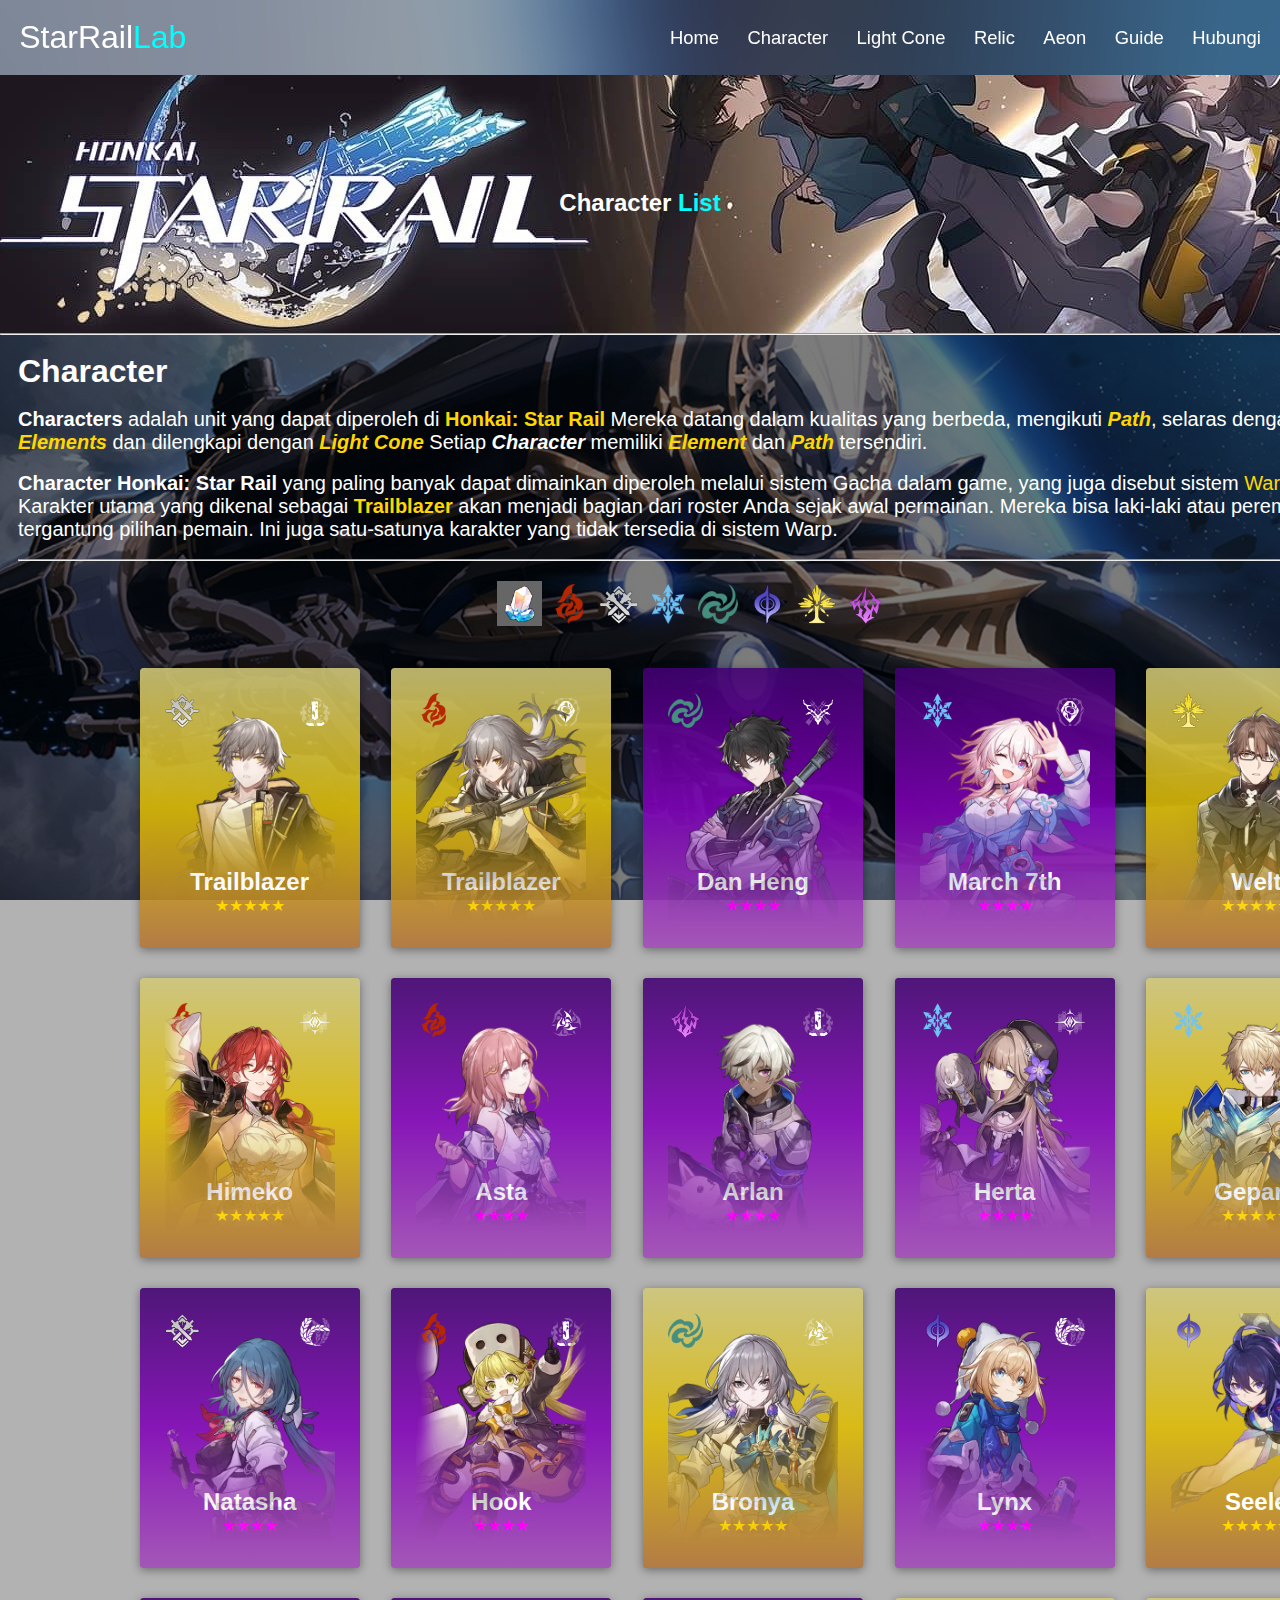
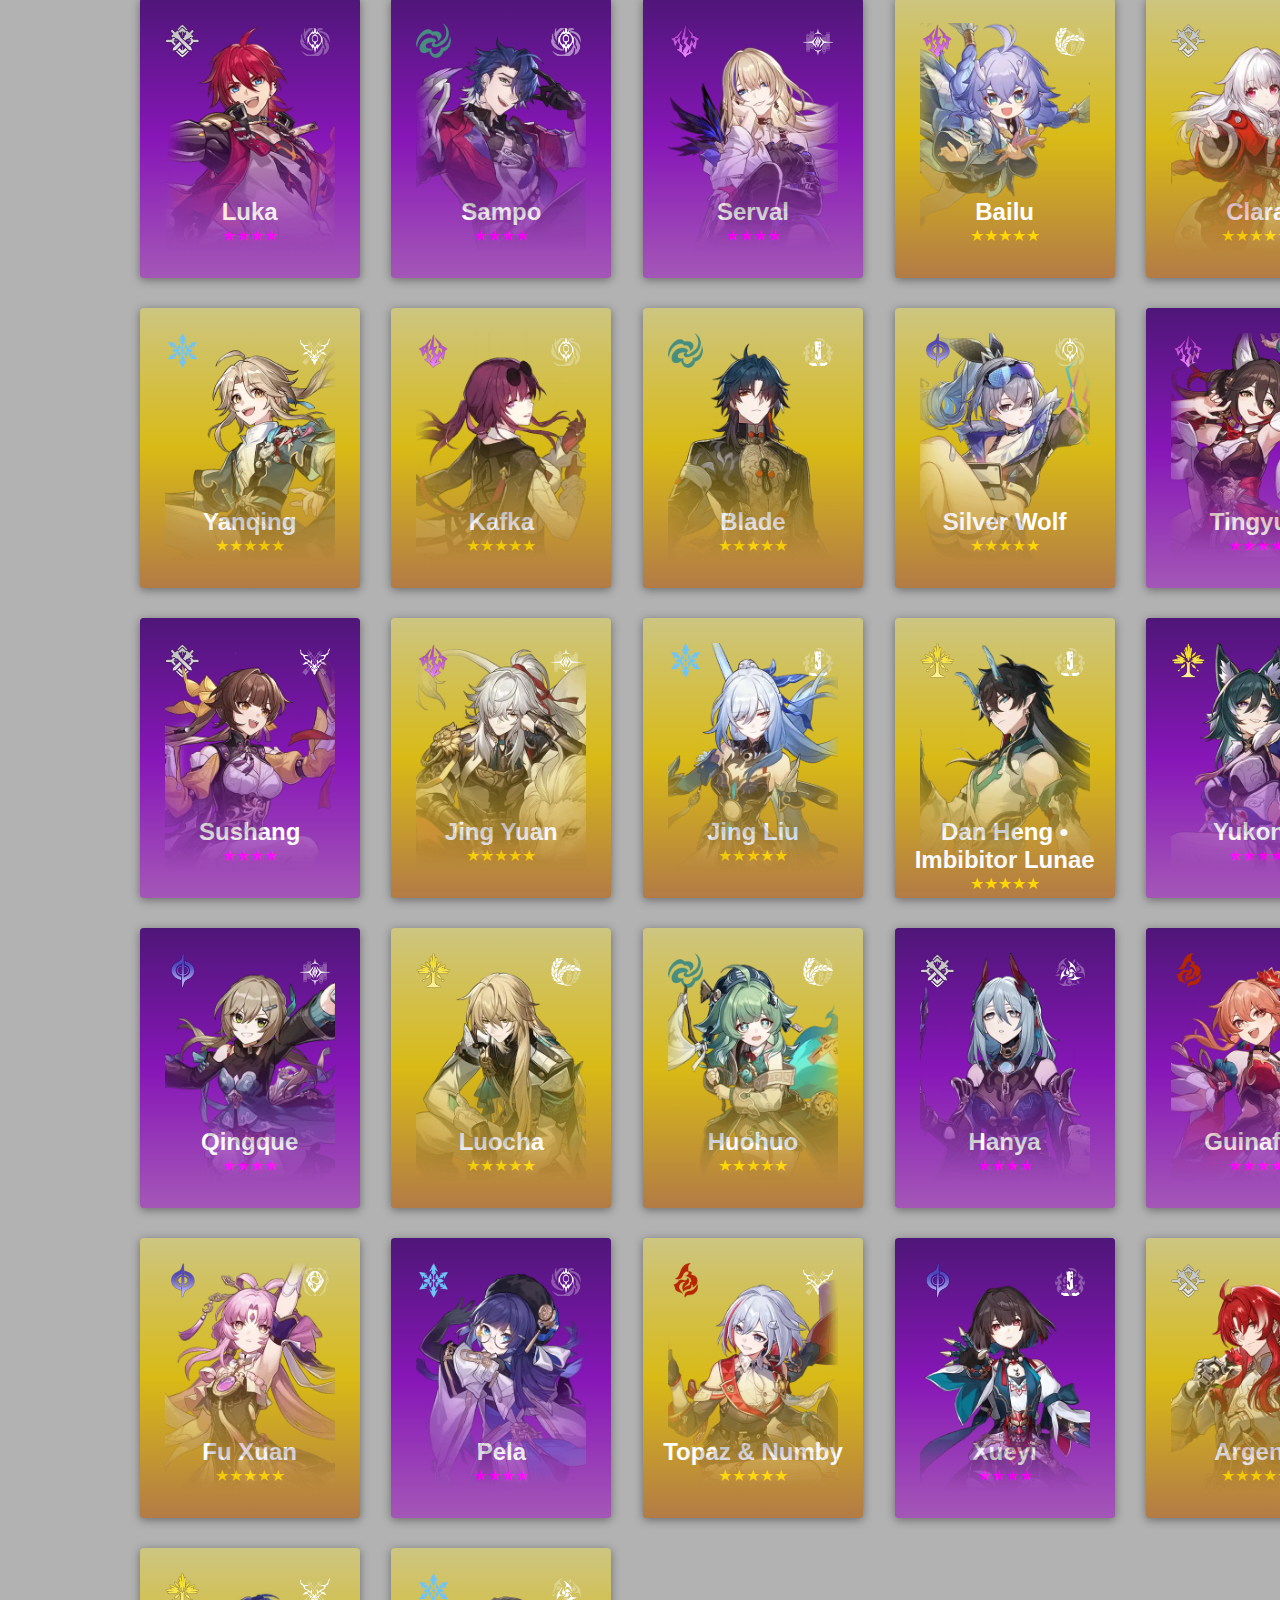
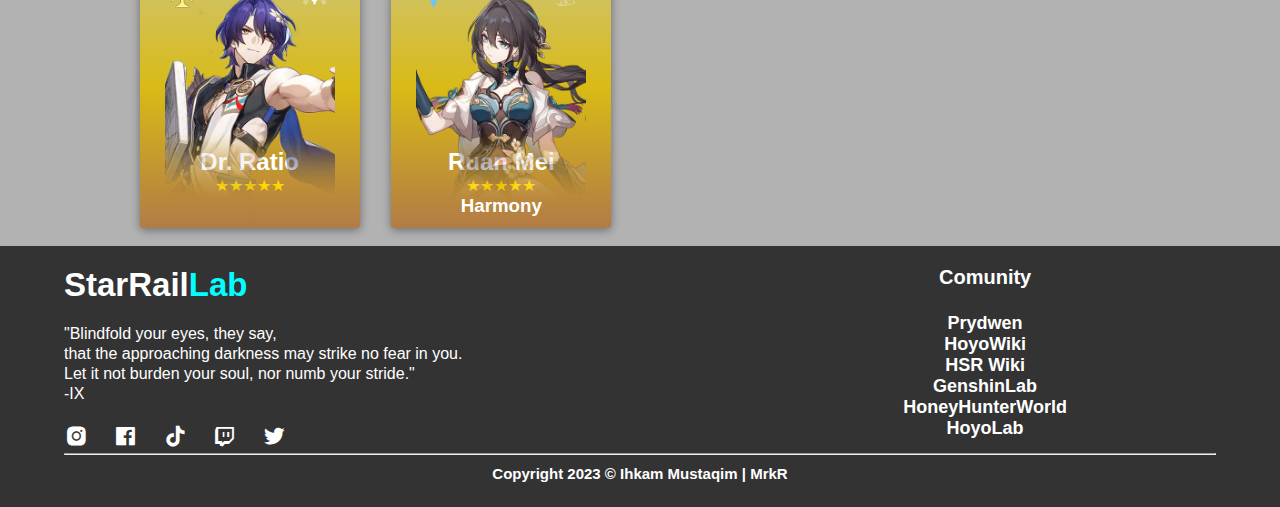
<file: Documents/character.html>
<!DOCTYPE html>
<html lang="en">
    <head>
        <title>Honkai Star Rail</title>
        <meta charset="UTF-8">
        <meta name="viewport" content="width=device-width, initial-scale=1">
        <link rel="shortcut icon" href="../img/Stellar_Jade.ico">
        <link rel="stylesheet" href="../Style/style.css">
        <link rel="stylesheet" href="../Style/navbar.css">
        <link href='https://unpkg.com/boxicons@2.1.4/css/boxicons.min.css' rel='stylesheet'>
        
    </head>
    <body>
        <!-- navbar -->
        <header class="ihkam_header">
            <a href="../index.html" class="ihkam_name">StarRail<span>Lab</span></a>

            <input type="checkbox" id="ihkam_check">

            <label for="ihkam_check" class="ihkam_menu">
                <i class="bx bx-menu " id="ihkam_icon-menu"></i>
                <i class="bx bx-x" id="ihkam_close-menu"></i>
            </label>

            <nav class="ihkam_navbar">
                <a href="../index.html">Home</a>
                <a href="character.html">Character</a>
                <a href="lightcone.html">Light Cone</a>
                <a href="relic.html">Relic</a>
                <a href="aeon.html">Aeon</a>
                <a href="guide.html">Guide</a>
                <a href="hubungi.html">Hubungi</a>
            </nav>
        </header>

        <!-- header2 -->
        <div class="ihkam_header2">
            <h2>Character <span>List</span></h2>
        </div><hr />

        <!-- main -->
        <main class="ihkam_container">
            <div class="ihkam_main">
                <h1>Character</h1><br />

                <div>
                    <p><b>Characters</b> adalah unit yang dapat diperoleh di <a href="../index.html"><span><b>Honkai: Star Rail</b></span></a> Mereka datang dalam kualitas yang berbeda, mengikuti <span><b><i>Path</i></b></span>, selaras dengan <span><b><i>Elements</i></b></span> dan dilengkapi dengan <a href="lightcone.html"><span><b><i>Light Cone</i></b></span></a> Setiap <b><i>Character</i></b> memiliki <span><b><i>Element</i></b></span> dan <span><b><i>Path</i></b></span> tersendiri.</p><br />
                    <p><b>Character Honkai: Star Rail</b> yang paling banyak dapat dimainkan diperoleh melalui sistem Gacha dalam game, yang juga disebut sistem <span>Warp</span>, Karakter utama yang dikenal sebagai <span><b>Trailblazer</b></span> akan menjadi bagian dari roster Anda sejak awal permainan. Mereka bisa laki-laki atau perempuan tergantung pilihan pemain. Ini juga satu-satunya karakter yang tidak tersedia di sistem Warp.
                    </p>
                </div>
                <br />
                <hr />

                <!-- Element Selector -->
                <div class="ihkam_header3">
                    <div id="ihkam-BtnContainer">
                        <div class="ihkam-btn ihkam-active" onclick="filterSelection('all')"><img style=" width: 80px; height: 80px;" src="../img/Stellar_Jade.ico" alt="jade"></div>
                        <div class="ihkam-btn" onclick="filterSelection('fire')"><img style=" width: 80px; height: 80px;" src="../img/Elements/Fire.png" alt="fire"></div>
                        <div class="ihkam-btn" onclick="filterSelection('physical')"><img style=" width: 80px; height: 80px;" src="../img/Elements/Physical.png" alt="physical"></div>
                        <div class="ihkam-btn" onclick="filterSelection('ice')"><img style=" width: 80px; height: 80px;" src="../img/Elements/Ice.png" alt="ice"></div>
                        <div class="ihkam-btn" onclick="filterSelection('wind')"><img style=" width: 80px; height: 80px;" src="../img/Elements/Wind.png" alt="wind"></div>
                        <div class="ihkam-btn" onclick="filterSelection('quantum')"><img style=" width: 80px; height: 80px;" src="../img/Elements/Quantum.png" alt="quantum"></div>
                        <div class="ihkam-btn" onclick="filterSelection('imaginary')"><img style=" width: 80px; height: 80px;" src="../img/Elements/Imaginary.png" alt="imaginary"></div>
                        <div class="ihkam-btn" onclick="filterSelection('lightning')"><img style=" width: 80px; height: 80px;" src="../img/Elements/Lightning.png" alt="lightning"></div>
                    </div>
                </div>

                <!-- Character List -->
                <div class="ihkam-box">
                    <div class="ihkam-column ihkam-card physical">
                        <div class="ihkam-imgBx">
                            <img style="width: 75px; height: 75px;" src="../img/Elements/Physical.png" alt="">
                            <img style="width: 70px; height: 68px; left: 135px; top: 5px;" src="../img/Path/The-Destruction.png" alt="">
                            <img src="../img/Character/Trailblazer.png" alt="trailbazer">
                        </div>
                        <div class="ihkam-details">
                            <h2>Trailblazer</h2><span>★★★★★</span>
                        </div>
                    </div>
                    <div class="ihkam-column ihkam-card fire">
                        <div class="ihkam-imgBx">
                            <img style="width: 75px; height: 75px;" src="../img/Elements/Fire.png" alt="">
                            <img style="width: 70px; height: 68px; left: 135px; top: 5px;" src="../img/Path/The-Preservation.png" alt="">
                            <img src="../img/Character/Trailblazer2.png" alt="trailbazer">
                        </div>
                        <div class="ihkam-details">
                            <h2>Trailblazer</h2><span>★★★★★</span>
                        </div>
                    </div>
                    <div class="ihkam-column ihkam-card2 wind">
                        <div class="ihkam-imgBx2">
                            <img style="width: 75px; height: 75px;" src="../img/Elements/Wind.png" alt="">
                            <img style="width: 70px; height: 68px; left: 135px; top: 5px;" src="../img/Path/The-Hunt.png" alt="">
                            <img src="../img/Character/Dan heng.png" alt="danheng">
                        </div>
                        <div class="ihkam-details2">
                            <h2>Dan Heng</h2><span style="color: #FF00FF;">★★★★</span>
                        </div>
                    </div>
                    <div class="ihkam-column ihkam-card2 ice">
                        <div class="ihkam-imgBx2">
                            <img style="width: 75px; height: 75px;" src="../img/Elements/Ice.png" alt="">
                            <img style="width: 70px; height: 68px; left: 135px; top: 5px;" src="../img/Path/The-Preservation.png" alt="">
                            <img src="../img/Character/March7.png" alt="march7">
                        </div>
                        <div class="ihkam-details2">
                            <h2>March 7th</h2><span style="color: 	#FF00FF;">★★★★</span>
                        </div>
                    </div>
                    <div class="ihkam-column ihkam-card imaginary">
                        <div class="ihkam-imgBx">
                            <img style="width: 75px; height: 75px;" src="../img/Elements/Imaginary.png" alt="">
                            <img style="width: 70px; height: 68px; left: 135px; top: 5px;" src="../img/Path/The-Nihility.png" alt="">
                            <img src="../img/Character/welt.png" alt="welt">
                        </div>
                        <div class="ihkam-details">
                            <h2>Welt</h2><span>★★★★★</span>
                        </div>
                    </div>
                    <div class="ihkam-column ihkam-card fire">
                        <div class="ihkam-imgBx">
                            <img style="width: 75px; height: 75px;" src="../img/Elements/Fire.png" alt="">
                            <img style="width: 70px; height: 68px; left: 135px; top: 5px;" src="../img/Path/The-Erudition.png" alt="">
                            <img src="../img/Character/himeko.png" alt="himeko">
                        </div>
                        <div class="ihkam-details">
                            <h2>Himeko</h2><span>★★★★★</span>
                        </div>
                    </div>
                    <div class="ihkam-column ihkam-card2 fire">
                        <div class="ihkam-imgBx2">
                            <img style="width: 75px; height: 75px;" src="../img/Elements/Fire.png" alt="">
                            <img style="width: 70px; height: 68px; left: 135px; top: 5px;" src="../img/Path/The-Harmony.png" alt="">
                            <img src="../img/Character/asta.png" alt="asta">
                        </div>
                        <div class="ihkam-details2">
                            <h2>Asta</h2><span style="color: #FF00FF;">★★★★</span>
                        </div>
                    </div>
                    <div class="ihkam-column ihkam-card2 lightning">
                        <div class="ihkam-imgBx2">
                            <img style="width: 75px; height: 75px;" src="../img/Elements/Lightning.png" alt="">
                            <img style="width: 70px; height: 68px; left: 135px; top: 5px;" src="../img/Path/The-Destruction.png" alt="">
                            <img src="../img/Character/arlan.png" alt="arlan">
                        </div>
                        <div class="ihkam-details2">
                            <h2>Arlan</h2><span style="color: #FF00FF;">★★★★</span>
                        </div>
                    </div>
                    <div class="ihkam-column ihkam-card2 ice">
                        <div class="ihkam-imgBx2">
                            <img style="width: 75px; height: 75px;" src="../img/Elements/Ice.png" alt="">
                            <img style="width: 70px; height: 68px; left: 135px; top: 5px;" src="../img/Path/The-Erudition.png" alt="">
                            <img src="../img/Character/herta.png" alt="herta">
                        </div>
                        <div class="ihkam-details2">
                            <h2>Herta</h2><span style="color: #FF00FF;">★★★★</span>
                        </div>
                    </div>
                    <div class="ihkam-column ihkam-card ice">
                        <div class="ihkam-imgBx">
                            <img style="width: 75px; height: 75px;" src="../img/Elements/Ice.png" alt="">
                            <img style="width: 70px; height: 68px; left: 135px; top: 5px;" src="../img/Path/The-Preservation.png" alt="">
                            <img src="../img/Character/gepard.png" alt="gepard">
                        </div>
                        <div class="ihkam-details">
                            <h2>Gepard</h2><span>★★★★★</span>
                        </div>
                    </div>
                    <div class="ihkam-column ihkam-card2 physical">
                        <div class="ihkam-imgBx2">
                            <img style="width: 75px; height: 75px;" src="../img/Elements/Physical.png" alt="">
                            <img style="width: 70px; height: 68px; left: 135px; top: 5px;" src="../img/Path/The-Abundance.png" alt="">
                            <img src="../img/Character/natasha.png" alt="natasha">
                        </div>
                        <div class="ihkam-details2">
                            <h2>Natasha</h2><span style="color: #FF00FF;">★★★★</span>
                        </div>
                    </div>
                    <div class="ihkam-column ihkam-card2 fire">
                        <div class="ihkam-imgBx2">
                            <img style="width: 75px; height: 75px;" src="../img/Elements/Fire.png" alt="">
                            <img style="width: 70px; height: 68px; left: 135px; top: 5px;" src="../img/Path/The-Destruction.png" alt="">
                            <img src="../img/Character/hook.png" alt="hook">
                        </div>
                        <div class="ihkam-details2">
                            <h2>Hook</h2><span style="color: #FF00FF;">★★★★</span>
                        </div>
                    </div>
                    <div class="ihkam-column ihkam-card wind">
                        <div class="ihkam-imgBx">
                            <img style="width: 75px; height: 75px;" src="../img/Elements/Wind.png" alt="">
                            <img style="width: 70px; height: 68px; left: 135px; top: 5px;" src="../img/Path/The-Harmony.png" alt="">
                            <img src="../img/Character/bronya.png" alt="bronya">
                        </div>
                        <div class="ihkam-details">
                            <h2>Bronya</h2><span>★★★★★</span>
                        </div>
                    </div>
                    <div class="ihkam-column ihkam-card2 quantum">
                        <div class="ihkam-imgBx2">
                            <img style="width: 75px; height: 75px;" src="../img/Elements/Quantum.png" alt="">
                            <img style="width: 70px; height: 68px; left: 135px; top: 5px;" src="../img/Path/The-Abundance.png" alt="">
                            <img src="../img/Character/lynx.png" alt="lynx">
                        </div>
                        <div class="ihkam-details2">
                            <h2>Lynx</h2><span style="color: #FF00FF;">★★★★</span>
                        </div>
                    </div>
                    <div class="ihkam-column ihkam-card quantum">
                        <div class="ihkam-imgBx">
                            <img style="width: 75px; height: 75px;" src="../img/Elements/Quantum.png" alt="">
                            <img style="width: 70px; height: 68px; left: 135px; top: 5px;" src="../img/Path/The-Hunt.png" alt="">
                            <img src="../img/Character/seele.png" alt="seele">
                        </div>
                        <div class="ihkam-details">
                            <h2>Seele</h2><span>★★★★★</span>
                        </div>
                    </div>
                    <div class="ihkam-column ihkam-card2 physical">
                        <div class="ihkam-imgBx2">
                            <img style="width: 75px; height: 75px;" src="../img/Elements/Physical.png" alt="">
                            <img style="width: 70px; height: 68px; left: 135px; top: 5px;" src="../img/Path/The-Nihility.png" alt="">
                            <img src="../img/Character/luka.png" alt="luka">
                        </div>
                        <div class="ihkam-details2">
                            <h2>Luka</h2><span style="color: #FF00FF;">★★★★</span>
                        </div>
                    </div>
                    <div class="ihkam-column ihkam-card2  wind">
                        <div class="ihkam-imgBx2">
                            <img style="width: 75px; height: 75px;" src="../img/Elements/Wind.png" alt="">
                            <img style="width: 70px; height: 68px; left: 135px; top: 5px;" src="../img/Path/The-Nihility.png" alt="">
                            <img style="width: 70px; height: 68px; left: 135px; top: 5px;" src="../img/Path/The-Nihility.png" alt="">
                            <img src="../img/Character/sampo.png" alt="sampo">
                        </div>
                        <div class="ihkam-details2">
                            <h2>Sampo</h2><span style="color: #FF00FF;">★★★★</span>
                        </div>
                    </div>
                    <div class="ihkam-column ihkam-card2 lightning">
                        <div class="ihkam-imgBx2">
                            <img style="width: 75px; height: 75px;" src="../img/Elements/Lightning.png" alt="">
                            <img style="width: 70px; height: 68px; left: 135px; top: 5px;" src="../img/Path/The-Erudition.png" alt="">
                            <img src="../img/Character/serval.png" alt="serval">
                        </div>
                        <div class="ihkam-details2">
                            <h2>Serval</h2><span style="color: #FF00FF;">★★★★</span>
                        </div>
                    </div>
                    <div class="ihkam-column ihkam-card lightning">
                        <div class="ihkam-imgBx">
                            <img style="width: 75px; height: 75px;" src="../img/Elements/Lightning.png" alt="">
                            <img style="width: 70px; height: 68px; left: 135px; top: 5px;" src="../img/Path/The-Abundance.png" alt="">
                            <img src="../img/Character/bailu.png" alt="bailu">
                        </div>
                        <div class="ihkam-details">
                            <h2>Bailu</h2><span>★★★★★</span>
                        </div>
                    </div>
                    <div class="ihkam-column ihkam-card physical">
                        <div class="ihkam-imgBx">
                            <img style="width: 75px; height: 75px;" src="../img/Elements/Physical.png" alt="">
                            <img style="width: 70px; height: 68px; left: 135px; top: 5px;" src="../img/Path/The-Destruction.png" alt="">
                            <img src="../img/Character/clara.png" alt="clara">
                        </div>
                        <div class="ihkam-details">
                            <h2>Clara</h2><span>★★★★★</span>
                        </div>
                    </div>
                    <div class="ihkam-column ihkam-card ice">
                        <div class="ihkam-imgBx">
                            <img style="width: 75px; height: 75px;" src="../img/Elements/Ice.png" alt="">
                            <img style="width: 70px; height: 68px; left: 135px; top: 5px;" src="../img/Path/The-Hunt.png" alt="">
                            <img src="../img/Character/yanqing.png" alt="yanqing">
                        </div>
                        <div class="ihkam-details">
                            <h2>Yanqing</h2><span>★★★★★</span>
                        </div>
                    </div>
                    <div class="ihkam-column ihkam-card lightning">
                        <div class="ihkam-imgBx">
                            <img style="width: 75px; height: 75px;" src="../img/Elements/Lightning.png" alt="">
                            <img style="width: 70px; height: 68px; left: 135px; top: 5px;" src="../img/Path/The-Nihility.png" alt="">
                            <img src="../img/Character/kafka.png" alt="kafka">
                        </div>
                        <div class="ihkam-details">
                            <h2>Kafka</h2><span>★★★★★</span>
                        </div>
                    </div>
                    <div class="ihkam-column ihkam-card wind">
                        <div class="ihkam-imgBx">
                            <img style="width: 75px; height: 75px;" src="../img/Elements/Wind.png" alt="">
                            <img style="width: 70px; height: 68px; left: 135px; top: 5px;" src="../img/Path/The-Destruction.png" alt="">
                            <img src="../img/Character/blade.png" alt="blade">
                        </div>
                        <div class="ihkam-details">
                            <h2>Blade</h2><span>★★★★★</span>
                        </div>
                    </div>
                    <div class="ihkam-column ihkam-card quantum">
                        <div class="ihkam-imgBx">
                            <img style="width: 75px; height: 75px;" src="../img/Elements/Quantum.png" alt="">
                            <img style="width: 70px; height: 68px; left: 135px; top: 5px;" src="../img/Path/The-Nihility.png" alt="">
                            <img src="../img/Character/silver wolof.png" alt="silverwolf">
                        </div>
                        <div class="ihkam-details">
                            <h2>Silver Wolf</h2><span>★★★★★</span>
                        </div>
                    </div>
                    <div class="ihkam-column ihkam-card2 lightning">
                        <div class="ihkam-imgBx2">
                            <img style="width: 75px; height: 75px;" src="../img/Elements/Lightning.png" alt="">
                            <img style="width: 70px; height: 68px; left: 135px; top: 5px;" src="../img/Path/The-Harmony.png" alt="">
                            <img src="../img/Character/tingyun.png" alt="tingyun">
                        </div>
                        <div class="ihkam-details2">
                            <h2>Tingyun</h2><span style="color: #FF00FF;">★★★★</span>
                        </div>
                    </div>
                    <div class="ihkam-column ihkam-card2 physical">
                        <div class="ihkam-imgBx2">
                            <img style="width: 75px; height: 75px;" src="../img/Elements/Physical.png" alt="">
                            <img style="width: 70px; height: 68px; left: 135px; top: 5px;" src="../img/Path/The-Hunt.png" alt="">
                            <img src="../img/Character/sushang.png" alt="sushang">
                        </div>
                        <div class="ihkam-details2">
                            <h2>Sushang</h2><span style="color: #FF00FF;">★★★★</span>
                        </div>
                    </div>
                    <div class="ihkam-column ihkam-card lightning">
                        <div class="ihkam-imgBx">
                            <img style="width: 75px; height: 75px;" src="../img/Elements/Lightning.png" alt="">
                            <img style="width: 70px; height: 68px; left: 135px; top: 5px;" src="../img/Path/The-Erudition.png" alt="">
                            <img src="../img/Character/jingyuan.png" alt="jingyuan">
                        </div>
                        <div class="ihkam-details">
                            <h2>Jing Yuan</h2><span>★★★★★</span>
                        </div>
                    </div>
                    <div class="ihkam-column ihkam-card ice">
                        <div class="ihkam-imgBx">
                            <img style="width: 75px; height: 75px;" src="../img/Elements/Ice.png" alt="">
                            <img style="width: 70px; height: 68px; left: 135px; top: 5px;" src="../img/Path/The-Destruction.png" alt="">
                            <img src="../img/Character/jingliu.png" alt="jingliu">
                        </div>
                        <div class="ihkam-details">
                            <h2>Jing Liu</h2><span>★★★★★</span>
                        </div>
                    </div>
                    <div class="ihkam-column ihkam-card imaginary">
                        <div class="ihkam-imgBx">
                            <img style="width: 75px; height: 75px;" src="../img/Elements/Imaginary.png" alt="">
                            <img style="width: 70px; height: 68px; left: 135px; top: 5px;" src="../img/Path/The-Destruction.png" alt="">
                            <img src="../img/Character/danil.png" alt="danil">
                        </div>
                        <div class="ihkam-details">
                            <h2>Dan Heng • Imbibitor Lunae</h2><span>★★★★★</span>
                        </div>
                    </div>
                    <div class="ihkam-column ihkam-card2 imaginary">
                        <div class="ihkam-imgBx2">
                            <img style="width: 75px; height: 75px;" src="../img/Elements/Imaginary.png" alt="">
                            <img style="width: 70px; height: 68px; left: 135px; top: 5px;" src="../img/Path/The-Harmony.png" alt="">
                            <img src="../img/Character/yukong.png" alt="yukong">
                        </div>
                        <div class="ihkam-details2">
                            <h2>Yukong</h2><span style="color: #FF00FF;">★★★★</span>
                        </div>
                    </div>
                    <div class="ihkam-column ihkam-card2 quantum">
                        <div class="ihkam-imgBx2">
                            <img style="width: 75px; height: 75px;" src="../img/Elements/Quantum.png" alt="">
                            <img style="width: 70px; height: 68px; left: 135px; top: 5px;" src="../img/Path/The-Erudition.png" alt="">
                            <img src="../img/Character/qingque.png" alt="qingque">
                        </div>
                        <div class="ihkam-details2">
                            <h2>Qingque</h2><span style="color: #FF00FF;">★★★★</span>
                        </div>
                    </div>
                    <div class="ihkam-column ihkam-card imaginary">
                        <div class="ihkam-imgBx">
                            <img style="width: 75px; height: 75px;" src="../img/Elements/Imaginary.png" alt="">
                            <img style="width: 70px; height: 68px; left: 135px; top: 5px;" src="../img/Path/The-Abundance.png" alt="">
                            <img src="../img/Character/luocha.png" alt="luocha">
                        </div>
                        <div class="ihkam-details">
                            <h2>Luocha</h2><span>★★★★★</span>
                        </div>
                    </div>
                    <div class="ihkam-column ihkam-card wind">
                        <div class="ihkam-imgBx">
                            <img style="width: 75px; height: 75px;" src="../img/Elements/Wind.png" alt="">
                            <img style="width: 70px; height: 68px; left: 135px; top: 5px;" src="../img/Path/The-Abundance.png" alt="">
                            <img src="../img/Character/huohuo.png" alt="huohuo">
                        </div>
                        <div class="ihkam-details">
                            <h2>Huohuo</h2><span>★★★★★</span>
                        </div>
                    </div>
                    <div class="ihkam-column ihkam-card2 physical">
                        <div class="ihkam-imgBx2">
                            <img style="width: 75px; height: 75px;" src="../img/Elements/Physical.png" alt="">
                            <img style="width: 70px; height: 68px; left: 135px; top: 5px;" src="../img/Path/The-Harmony.png" alt="">
                            <img src="../img/Character/hanya.png" alt="hanya">
                        </div>
                        <div class="ihkam-details2">
                            <h2>Hanya</h2><span style="color: #FF00FF;">★★★★</span>
                        </div>
                    </div>
                    <div class="ihkam-column ihkam-card2 fire">
                        <div class="ihkam-imgBx2">
                            <img style="width: 75px; height: 75px;" src="../img/Elements/Fire.png" alt="">
                            <img style="width: 70px; height: 68px; left: 135px; top: 5px;" src="../img/Path/The-Nihility.png" alt="">
                            <img src="../img/Character/guinafen.png" alt="guinafen">
                        </div>
                        <div class="ihkam-details2">
                            <h2>Guinafen</h2><span style="color: #FF00FF;">★★★★</span>
                        </div>
                    </div>
                    <div class="ihkam-column ihkam-card quantum">
                        <div class="ihkam-imgBx">
                            <img style="width: 75px; height: 75px;" src="../img/Elements/Quantum.png" alt="">
                            <img style="width: 70px; height: 68px; left: 135px; top: 5px;" src="../img/Path/The-Preservation.png" alt="">
                            <img src="../img/Character/fuxuan.png" alt="fuxuan">
                        </div>
                        <div class="ihkam-details">
                            <h2>Fu Xuan</h2><span>★★★★★</span>
                        </div>
                    </div>
                    <div class="ihkam-column ihkam-card2 ice">
                        <div class="ihkam-imgBx2">
                            <img style="width: 75px; height: 75px;" src="../img/Elements/Ice.png" alt="">
                            <img style="width: 70px; height: 68px; left: 135px; top: 5px;" src="../img/Path/The-Nihility.png" alt="">
                            <img src="../img/Character/pela.png" alt="pela">
                        </div>
                        <div class="ihkam-details2">
                            <h2>Pela</h2><span style="color: #FF00FF;">★★★★</span>
                        </div>
                    </div>
                    <div class="ihkam-column ihkam-card fire">
                        <div class="ihkam-imgBx">
                            <img style="width: 75px; height: 75px;" src="../img/Elements/Fire.png" alt="">
                            <img style="width: 70px; height: 68px; left: 135px; top: 5px;" src="../img/Path/The-Hunt.png" alt="">
                            <img src="../img/Character/topaz.png" alt="topaz">
                        </div>
                        <div class="ihkam-details">
                            <h2>Topaz & Numby</h2><span>★★★★★</span>
                        </div>
                    </div>
                    <div class="ihkam-column ihkam-card2 quantum">
                        <div class="ihkam-imgBx2">
                            <img style="width: 75px; height: 75px;" src="../img/Elements/Quantum.png" alt="">
                            <img style="width: 70px; height: 68px; left: 135px; top: 5px;" src="../img/Path/The-Destruction.png" alt="">
                            <img src="../img/Character/xueyi.png" alt="xueyi">
                        </div>
                        <div class="ihkam-details2">
                            <h2>Xueyi</h2><span style="color: #FF00FF;">★★★★</span>
                        </div>
                    </div>
                    <div class="ihkam-column ihkam-card physical">
                        <div class="ihkam-imgBx">
                            <img style="width: 75px; height: 75px;" src="../img/Elements/Physical.png" alt="">
                            <img style="width: 70px; height: 68px; left: 135px; top: 5px;" src="../img/Path/The-Erudition.png" alt="">
                            <img src="../img/Character/argenti.png" alt="argenti">
                        </div>
                        <div class="ihkam-details">
                            <h2>Argenti</h2><span>★★★★★</span>
                        </div>
                    </div>
                    <div class="ihkam-column ihkam-card imaginary">
                        <div class="ihkam-imgBx">
                            <img style="width: 75px; height: 75px;" src="../img/Elements/Imaginary.png" alt="">
                            <img style="width: 70px; height: 68px; left: 135px; top: 5px;" src="../img/Path/The-Hunt.png" alt="">
                            <img src="../img/Character/drratio.png" alt="drratio">
                        </div>
                        <div class="ihkam-details">
                            <h2>Dr. Ratio</h2><span>★★★★★</span>
                        </div>
                    </div>
                    <div class="ihkam-column ihkam-card ice">
                        <div class="ihkam-imgBx">
                            <img style="width: 75px; height: 75px;" src="../img/Elements/Ice.png" alt="">
                            <img style="width: 70px; height: 68px; left: 135px; top: 5px;" src="../img/Path/The-Harmony.png" alt="">
                            <img src="../img/Character/ruanmei.png" alt="ruanmei">
                        </div>
                        <div class="ihkam-details">
                            <h2>Ruan Mei</h2><span>★★★★★</span><h3>Harmony</h3>
                        </div>
                    </div>
                </div>
            </div>
        </main>
        
        <script>
            filterSelection("all")
            function filterSelection(c) {
                var x, i;
                x = document.getElementsByClassName("ihkam-column");
                if (c == "all") c = "";
                for (i = 0; i < x.length; i++) {
                    w3RemoveClass(x[i], "ihkam-show");
                    if (x[i].className.indexOf(c) > -1) w3AddClass(x[i], "ihkam-show");
                }
            }

            function w3AddClass(element, name) {
                var i, arr1, arr2;
                arr1 = element.className.split(" ");
                arr2 = name.split(" ");
                for (i = 0; i < arr2.length; i++) {
                    if (arr1.indexOf(arr2[i]) == -1) {element.className += " " + arr2[i];}
                }
            }

            function w3RemoveClass(element, name) {
                var i, arr1, arr2;
                arr1 = element.className.split(" ");
                arr2 = name.split(" ");
                for (i = 0; i < arr2.length; i++) {
                    while (arr1.indexOf(arr2[i]) > -1) {
                        arr1.splice(arr1.indexOf(arr2[i]), 1);     
                    }
                }
                element.className = arr1.join(" ");
            }


            // Add active class to the current button (highlight it)
            var btnContainer = document.getElementById("ihkam-BtnContainer");
            var btns = btnContainer.getElementsByClassName("ihkam-btn");
            for (var i = 0; i < btns.length; i++) {
                btns[i].addEventListener("click", function(){
                    var current = document.getElementsByClassName("ihkam-active");
                    current[0].className = current[0].className.replace(" ihkam-active", "");
                    this.className += " ihkam-active";
                });
            }

        </script>

        <!-- footer -->
        <footer>
            <div class="ihkam_footer">
                <div class="ihkam_footer-content">
                    <a href="#" class="ihkam_logo">StarRail<span>Lab</span></a>
                    <p>"Blindfold your eyes, they say,<br>
                        that the approaching darkness may strike no fear in you.<br>
                        Let it not burden your soul, nor numb your stride."<br>
                    -IX</p>
    
                    <div class="ihkam_icon">
                        <a href="#"><i class="bx bxl-instagram-alt"></i></a>
                        <a href="#"><i class="bx bxl-facebook-square"></i></a>
                        <a href="#"><i class="bx bxl-tiktok"></i></a>
                        <a href="#"><i class="bx bxl-twitch"></i></a>
                        <a href="#"><i class="bx bxl-twitter"></i></a>
                    </div>
                </div>

                <div class="ihkam_footer-content">
                    <h3>Comunity</h3>
                    <a href="https://www.prydwen.gg/star-rail/"><h4>Prydwen</h4></a>
                    <a href="https://wiki.hoyolab.com/pc/hsr/home"><h4>HoyoWiki</h4></a>
                    <a href="https://honkai-star-rail.fandom.com/wiki/Honkai:_Star_Rail_Wiki"><h4>HSR Wiki</h4></a>
                    <a href="https://genshinlab.com/honkai-star-rail-characters/"><h4>GenshinLab</h4></a>
                    <a href="https://hsr.honeyhunterworld.com/?lang=ID"><h4>HoneyHunterWorld</h4></a>
                    <a href="https://www.hoyolab.com/circles/6/42/feed?page_type=42&page_sort=hot"><h4>HoyoLab</h4></a>
                </div>
            </div><hr>
            <div class="ihkam_copyright">
                <h2>Copyright 2023 © Ihkam Mustaqim | MrkR</h2>
            </div>
        </footer>
    </body>
</html>
</file>
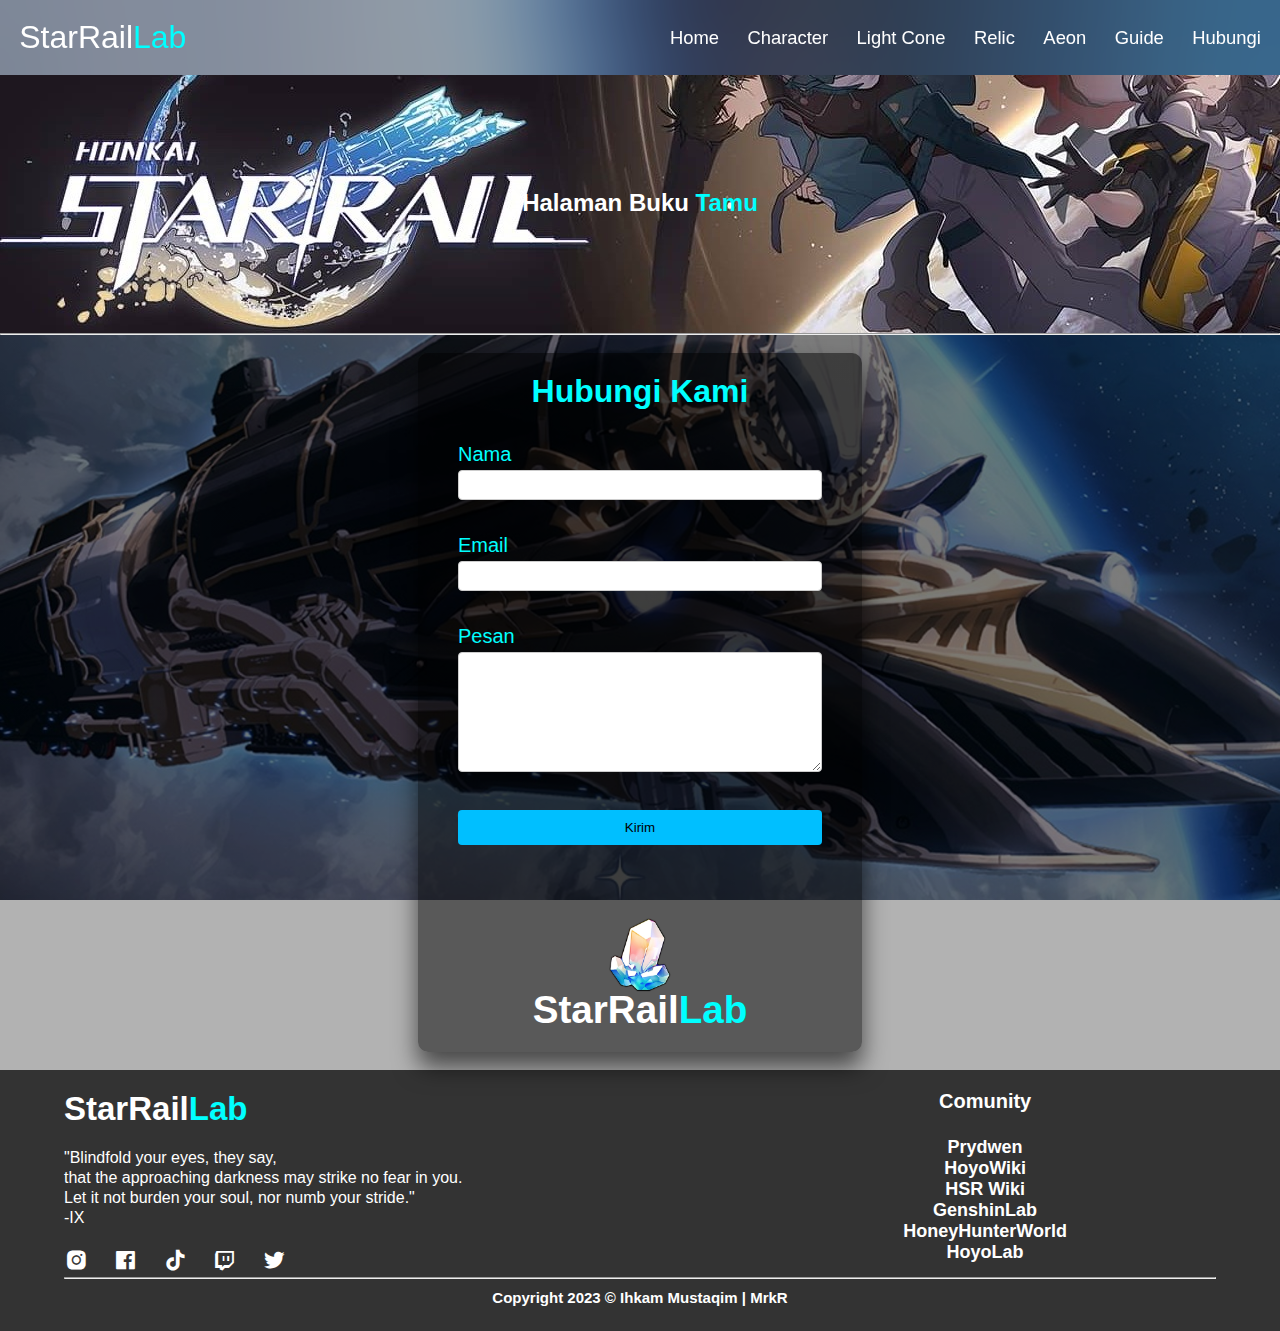
<file: Documents/hubungi.html>
<!DOCTYPE html>
<html lang="en">
    <head><title>Honkai Star Rail</title>
        <meta charset="UTF-8">
        <meta name="viewport" content="width=device-width, initial-scale=1">
        <link rel="shortcut icon" href="../img/Stellar_Jade.ico">
        <link rel="stylesheet" href="../Style/style.css">
        <link rel="stylesheet" href="../Style/navbar.css">
        <link href='https://unpkg.com/boxicons@2.1.4/css/boxicons.min.css' rel='stylesheet'>
    </head>
    <body>
        <!-- navbar -->
        <header class="ihkam_header">
            <a href="../index.html" class="ihkam_name">StarRail<span>Lab</span></a>

            <input type="checkbox" id="ihkam_check">

            <label for="ihkam_check" class="ihkam_menu">
                <i class="bx bx-menu " id="ihkam_icon-menu"></i>
                <i class="bx bx-x" id="ihkam_close-menu"></i>
            </label>

            <nav class="ihkam_navbar">
                <a href="../index.html">Home</a>
                <a href="character.html">Character</a>
                <a href="lightcone.html">Light Cone</a>
                <a href="relic.html">Relic</a>
                <a href="aeon.html">Aeon</a>
                <a href="guide.html">Guide</a>
                <a href="hubungi.html">Hubungi</a>
            </nav>
        </header>

        <!-- header2 -->
        <div class="ihkam_header2">
            <h2>Halaman Buku <span>Tamu</span></h2>
        </div><hr />

        <!-- main -->
        <main class="ihkam_container">
            <div class="ihkam_main">
                <div class="ihkam-fbox">
                    <h1>Hubungi Kami</h1>
                    <br />

                    <form>
                        <div class="ihkam-form">
                            <label for="name">Nama</label>
                            <input type="text" id="name" name="name" required>
                        </div>

                        <div class="ihkam-form">
                            <label for="email">Email</label>
                            <input type="email" id="email" name="email" required>
                        </div>

                        <div class="ihkam-form">
                            <label for="pesan">Pesan</label>
                            <textarea type="message" id="pesan" name="pesan" required></textarea>
                        </div>

                        <div class="ihkam-form">
                            <button>Kirim</button>
                        </div>
                    </form>

                    <div class="ihkam_logo">
                        <a href="../index.html">
                            <img src="../img/Stellar_Jade.ico">
                            <h3>StarRail<span>Lab</span></h3>
                        </a>
                    </div>
                </div>
            </div>
        </main>

        <!-- footer -->
        <footer>
            <div class="ihkam_footer">
                <div class="ihkam_footer-content">
                    <a href="#" class="ihkam_logo">StarRail<span>Lab</span></a>
                    <p>"Blindfold your eyes, they say,<br>
                        that the approaching darkness may strike no fear in you.<br>
                        Let it not burden your soul, nor numb your stride."<br>
                    -IX</p>
    
                    <div class="ihkam_icon">
                        <a href="#"><i class="bx bxl-instagram-alt"></i></a>
                        <a href="#"><i class="bx bxl-facebook-square"></i></a>
                        <a href="#"><i class="bx bxl-tiktok"></i></a>
                        <a href="#"><i class="bx bxl-twitch"></i></a>
                        <a href="#"><i class="bx bxl-twitter"></i></a>
                    </div>
                </div>

                <div class="ihkam_footer-content">
                    <h3>Comunity</h3>
                    <a href="https://www.prydwen.gg/star-rail/"><h4>Prydwen</h4></a>
                    <a href="https://wiki.hoyolab.com/pc/hsr/home"><h4>HoyoWiki</h4></a>
                    <a href="https://honkai-star-rail.fandom.com/wiki/Honkai:_Star_Rail_Wiki"><h4>HSR Wiki</h4></a>
                    <a href="https://genshinlab.com/honkai-star-rail-characters/"><h4>GenshinLab</h4></a>
                    <a href="https://hsr.honeyhunterworld.com/?lang=ID"><h4>HoneyHunterWorld</h4></a>
                    <a href="https://www.hoyolab.com/circles/6/42/feed?page_type=42&page_sort=hot"><h4>HoyoLab</h4></a>
                </div>
            </div><hr>
            <div class="ihkam_copyright">
                <h2>Copyright 2023 © Ihkam Mustaqim | MrkR</h2>
            </div>
        </footer>
    </body>
</html>
</file>
<file: Style/style.css>
@import url('https://fonts.googleapis.com/css/2?family=Roboto:ital,wght@0,500;1,400&display=swap');

* {
    margin: 0;
    padding: 0;
    box-sizing: border-box;
    font-family: 'Poppons', sans-serif;
}
body {
    min-height: 100vh;
    background-image: linear-gradient(rgba(0, 0, 0, 0.3), rgba(0, 0, 0, 0.3)), url(../img/bg.jpg);
    background-position: center;
    background-repeat: no-repeat;
    background-attachment: fixed;
    background-size: cover;
}

/* Header */
.ihkam_header2 {
    display: flex;
    margin-top: 73px;
    justify-content: center;
    align-items: center;
    background-image: url(../img/bg4.jpg);
    background-size: auto;
    background-repeat: no-repeat;
    background-color: rgba(0, 0, 0, 0.3);
    width: 100%;
    height: 260px;
    color: white;
    padding: 35px;
}

.ihkam_header3 {
    padding: 20px;
    display: flex;
    justify-content: center;
    align-content: center;
    border: 0;
    border-style: solid;
}
/* end header */


/* main */
.ihkam_container {
    display: flex;
    flex-wrap: wrap;
}

.ihkam_main {
    flex: 100%;
    padding: 18px;
    background-color: rgba(0, 0, 0, 0.3);
    justify-content: space-evenly;
    color: white;
}

.ihkam_main a {
    color: gold;
    text-decoration: none;
}

.ihkam_main span {
    color: gold;
}
.ihkam_main ul {
    position: relative;
    margin: 0 180px;
}

.ihkam_main img {
    display: inline-flex;
    text-align: center;
    align-content: center;
    justify-content: space-between;
    height: 300px;
    width: 600px;
    max-width: 500px;
    padding: 20px;
}

.ihkam_main p {
    font-size: 20px;
    font-weight: 500;
    color: white;
}
/* end main */

/* footer */
footer {
    flex: 100%;
    background-color: rgba(0, 0, 0, 0.8);
    height: 245px;
    box-sizing: border-box;
    padding: 20px 5% 15px;
    height: auto;
}

.ihkam_footer {
    display: grid;
    color: white;
    grid-template-columns: repeat(auto-fit, minmax(200px, auto));
    gap: 30px;
    left: 0;
    right: 0;
    bottom: 0;
}

.ihkam_footer-content a {
    text-decoration: none;
}

.ihkam_footer-content h3 {
    color: white;
    margin-bottom: 1.5rem;
    font-size: 20px;
    text-align: center;
}

.ihkam_footer-content h4 {
    color: white;
    font-size: 18px;
    text-decoration: none;
    text-align: center;
}

.ihkam_footer-content p {
    color: white;
    font: 16px;
    line-height: 20px;
    margin: 20px 0;
}

.ihkam_logo {
    font-size: 33px;
    color: white;
    font-weight: 700;
    text-decoration: none;
}

.ihkam_icon a {
    display: inline-block;
    font-size: 25px;
    color: white;
    margin-right: 20px;
    transition: all .40s ease;
}

.ihkam_icon a:hover {
    color: grey;
    transform: translateY(-5px);
}

.ihkam_copyright {
    text-align: center;
    padding: 10px 0;
    color: white;
    font-size: 10px;
    left: 0;
    bottom: 0;
    width: 100%;
}
/* end footer */


/* filter btn */
.ihkam-column {
    float: left;
    display: none;
}

.ihkam-lccolumn {
    float: left;
    display: none;
}

.ihkam-box::after{
    content: "";
    display: table;
    clear: both;
}

.ihkam-lcbox::after{
    content: "";
    display: table;
    clear: both;
}

.ihkam-show {
    display: block;
}


/* style btn */
.ihkam-btn {
    width: 45px;
    height: 45px;
    display: inline-grid;
    justify-content: center;
    align-content: center;
    text-align: center;
    border: none;
    outline: none;
    padding: 12px 16px;
    background-color: transparent;
    cursor: pointer;
}


.ihkam-btn:hover {
    background-color: gray;
}

.ihkam-btn.ihkam-active {
    background-color: #666;
}
/* end filter btn */

/* card character*/
.ihkam-box {
    width: 1350px;
    display: inline-grid;
    grid-template-columns: repeat(5,100px);
    grid-gap: 30px;
    margin: 0 auto;
    justify-content: space-evenly;
}

/* box karakter gold*/
.ihkam-card {
    position: relative;
    width: 220px;
    height: 280px;
    background: linear-gradient(to top, rgba(205, 133, 63, 0.5), rgba(255, 215 , 0, 0.5), rgba(240, 230, 140, 0.5));
    margin: 0 auto;
    border-radius: 4px;
    box-shadow: 0 2px 10px rgba(0, 0, 0, 0.4);
}
.ihkam-card::before,
.ihkam-card::after {
    content: "";
    position: absolute;
    top: 0;
    left: 0;
    width: 100%;
    height: 100%;
    background: linear-gradient(to top, rgba(205, 133, 63, 0.5), rgba(255, 215 , 0, 0.5), rgba(240, 230, 140, 0.5));
    border-radius: 4px;
    transition: 0.5s;
    z-index: -1;
}   

.ihkam-card:hover::before {
    transform: rotate(20deg);
    box-shadow: 0 2px 20px rgba(0, 0, 0, 0.4);
}

.ihkam-card:hover::after {
    transform: rotate(10deg);
    box-shadow: 0 2px 20px rgba(0, 0, 0, 0.4);
}

.ihkam-card .ihkam-imgBx {
    position: absolute;
    top: 5px;
    left: 5px;
    bottom: 5px;
    right: 5px;
    background: linear-gradient(to top, rgba(205, 133, 63, 1.0), rgba(255, 215 , 0, 0.9), rgba(240, 230, 140, ));
    transition: 0.5s;
    z-index: 1;
}

/* .ihkam-card:hover .ihkam-imgBx {
    bottom: 80px;
} */

.ihkam-card .ihkam-imgBx img {
    position: absolute;
    top: 0;
    left: 0;
    width: 100%;
    height: 100%;
    object-fit: cover;
}
.ihkam-card .ihkam-details {
    position: absolute;
    left: 10px;
    right: 10px;
    bottom: 10px;
    height: 70px;
    text-align: center;
}

.ihkam-card .ihkam-details h2 h3 {
    margin: 0;
    padding: 0;
    font-weight: 550;
    font-size: 20px;
    color: white;
    text-transform: uppercase;
}

.ihkam-card .ihkam-details h2 span {
    font-weight: 500;
    font-size: 16px;
    color: white;
    display: block;
    margin-top: -5px;
}

/* box character purple */
.ihkam-card2 {
    position: relative;
    width: 220px;
    height: 280px;
    background: linear-gradient(to bottom, rgba(75 , 0, 130, 0.5), rgba(148, 0, 211, 0.5), rgba(186, 85, 211, 0.5));
    margin: 0 auto;
    border-radius: 4px;
    box-shadow: 0 2px 10px rgba(0, 0, 0, 0.4);
}
.ihkam-card2::before,
.ihkam-card2::after {
    content: "";
    position: absolute;
    top: 0;
    left: 0;
    width: 100%;
    height: 100%;
    background: linear-gradient(to bottom, rgba(75 , 0, 130, 0.5), rgba(148, 0, 211, 0.5), rgba(186, 85, 211, 0.5));
    border-radius: 4px;
    transition: 0.5s;
    z-index: -1;
}   

.ihkam-card2:hover::before {
    transform: rotate(20deg);
    box-shadow: 0 2px 20px rgba(0, 0, 0, 0.4);
}

.ihkam-card2:hover::after {
    transform: rotate(10deg);
    box-shadow: 0 2px 20px rgba(0, 0, 0, 0.4);
}

.ihkam-card2 .ihkam-imgBx2 {
    position: absolute;
    top: 5px;
    left: 5px;
    bottom: 5px;
    right: 5px;
    background: linear-gradient(to bottom, rgba(205, 133, 63, 1.0), rgba(255, 215 , 0, 0.9), rgba(240, 230, 140, ));
    transition: 0.5s;
    z-index: 1;
}

/* .ihkam-card:hover .ihkam-imgBx {
    bottom: 80px;
} */

.ihkam-card2 .ihkam-imgBx2 img {
    position: absolute;
    top: 0;
    left: 0;
    width: 100%;
    height: 100%;
    object-fit: cover;
}
.ihkam-card2 .ihkam-details2 {
    position: absolute;
    left: 10px;
    right: 10px;
    bottom: 10px;
    height: 70px;
    text-align: center;
}

.ihkam-card2 .ihkam-details2 h2 h3 {
    margin: 0;
    padding: 0;
    font-weight: 600;
    font-size: 20px;
    color: white;
    text-transform: uppercase;
}

.ihkam-card2 .ihkam-details2 h2 span {
    font-weight: 500;
    font-size: 16px;
    color: black;
    display: block;
    margin-top: -5px;
}
/* end card character */

/* card light cone */
.ihkam-lcbox {
    width: 1465px;
    display: inline-grid;
    grid-template-columns: repeat(5,240px);
    grid-gap: 10px;
    row-gap: 70px;
    margin: 0 auto;
    justify-content: space-evenly;
}

/* box LC gold*/
.ihkam-lccard {
    position: relative;
    max-width: 220px;
    height: 210px;
    background: rgb(249, 195, 58, 0.7);
    margin: 30px 10px;
    box-shadow: 0 5px 202px rgba(0, 0, 0, 0.5);
    transition: 0.3s ease-in-out;
    border-radius: 15px;
}

.ihkam-lccard:hover {
    height: 90%;
}

.ihkam-lcbox .ihkam-lccard .ihkam-lcimgBX {
    position: relative;
    width: 200px;
    height: 260px;
    top: -100px;
    left: 10px;
    z-index: 1;
    box-shadow: 0 5px 20px rgba(0, 0, 0, 0.5);
}

.ihkam-lccard .ihkam-lcimgBX img {
    max-width: 100%;
    max-height: 100%;
    border-radius: 15px;
}

.ihkam-lccard .ihkam-lcdetails {
    position: relative;
    margin-top: -100px;
    padding: 5px 15px;
    text-align: center;
    color: #111;
    visibility: hidden;
    opacity: 0;
    transition: 0.3s ease-in-out;
}

.ihkam-lccard:hover .ihkam-lcdetails {
    visibility: visible;
    opacity: 1;
    margin-top: -100px;
    transition-delay: 0.3s;
}

.ihkam-lcdetails p {
    font-size: 10px;
    font-weight: 200;
    color: white;
}

.ihkam-lcdetails img {
    width: 50px;
    height: 50px;
    display: inline;
    padding: 5px;
}

/* box LC purple */
.ihkam-lccard2 {
    position: relative;
    max-width: 220px;
    height: 210px;
    background: rgba(148, 0, 211, 0.5);
    margin: 30px 10px;
    flex-direction: column;
    box-shadow: 0 5px 202px rgba(0, 0, 0, 0.5);
    transition: 0.3s ease-in-out;
    border-radius: 15px;
}

.ihkam-lccard2:hover {
    height: 90%;
}

.ihkam-lccard2 .ihkam-lcimgBX {
    position: relative;
    width: 200px;
    height: 250px;
    top: -100px;
    left: 10px;
    z-index: 1;
    box-shadow: 0 5px 20px rgba(0, 0, 0, 0.5);
}

.ihkam-lccard2 .ihkam-lcimgBX img {
    max-width: 100%;
    max-height: 100%;
    border-radius: 2px;
}

.ihkam-lccard2 .ihkam-lcdetails {
    position: relative;
    margin-top: -100px;
    padding: 5px 15px;
    text-align: center;
    color: #111;
    visibility: hidden;
    opacity: 0;
    transition: 0.3s ease-in-out;
}

.ihkam-lccard2:hover .ihkam-lcdetails {
    visibility: visible;
    opacity: 1;
    margin-top: -100px;
    transition-delay: 0.3s;
}

/* box LC blue */
.ihkam-lccard3 {
    position: relative;
    max-width: 220px;
    height: 210px;
    background: rgba(0, 191, 255, 0.5);
    margin: 30px 10px;
    flex-direction: column;
    box-shadow: 0 5px 202px rgba(0, 0, 0, 0.5);
    transition: 0.3s ease-in-out;
    border-radius: 15px;
}

.ihkam-lccard3:hover {
    height: 90%;
}

.ihkam-lccard3 .ihkam-lcimgBX {
    position: relative;
    width: 200px;
    height: 250px;
    top: -100px;
    left: 10px;
    z-index: 1;
    box-shadow: 0 5px 20px rgba(0, 0, 0, 0.5);
}

.ihkam-lccard3 .ihkam-lcimgBX img {
    max-width: 100%;
    max-height: 100%;
    border-radius: 2px;
}

.ihkam-lccard3 .ihkam-lcdetails {
    position: relative;
    margin-top: -100px;
    padding: 5px 15px;
    text-align: center;
    color: #111;
    visibility: hidden;
    opacity: 0;
    transition: 0.3s ease-in-out;
}

.ihkam-lccard3:hover .ihkam-lcdetails {
    visibility: visible;
    opacity: 1;
    margin-top: -100px;
    transition-delay: 0.3s;
}
/* end card light cone */

/* box relics */
.ihkam-rbox {
    width: 1460px;
    display: inline-grid;
    grid-template-columns: repeat(3, 300px);
    grid-gap: 15px;
    row-gap: 30px;
    margin: 0 auto;
    justify-items: center;
    justify-content: space-evenly;
}

/* card relics */
.ihkam-rcard {
    position: relative;
    width: 394px;
    height: 223px;
    background: linear-gradient(to bottom, rgba(0, 206, 209, 0.5), rgba(64, 224, 208, 0.5), rgba(0, 255, 255, 0.5));
    border-radius: 10px;
}

.ihkam-rcard:hover {
    transform: translateY(-2px);
    box-shadow: 0 14px 28px rgba(0, 0, 0, 0.25), 0 10px 10px rgba(0, 0, 0, 0.22);
}

.ihkam-rcard .ihkam-rimgBx {
    position: absolute;
    top: 0;
    left: 0;
    bottom: 5px;
    right: 5px;
    transition: 0.5s;
    z-index: 1;
}

.ihkam-rcard .ihkam-rimgBx img {
    position: absolute;
    top: 0;
    left: 0;
    width: 150px;
    height: 150px;
}

.ihkam-rimgBx h2 {
    position: absolute;
    top: 20px;
    left: 135px;
    font-size: 15px;
    font-weight: 200;
    color: rgb(255,223,0);
}

.ihkam-rimgBx span {
    position: absolute;
    top: 40px;
    left: 135px;
    font-size: 13px;
    font-weight: 100;
    color: white;
}

.ihkam-set {
    display: inline-grid;
    margin: 45px 120px;
    top: 40px;
    left: 135px;
    grid-template-columns: repeat(4, 30px);
    grid-gap: 20px;
}

.ihkam-rimgBx .ihkam-set img {
    position: relative;
    column-gap: 10px;
    height: 90px;
    width: 90px;
}

.ihkam-rcard .ihkam-rdetail {
    position: relative;
    margin-top: 120px;
    padding: 10px;
}

.ihkam-rdetail p {
    font-size: 13px;
    font-weight: 200;
    color: white;
}
/* end card relic */

/* aeon Description*/
.ihkam-dbox {
    margin: 15px;
    width: 1400px;
    display: grid;
    grid-template-columns: repeat(2, 640px);
    gap: 30px;
    row-gap: 10px;
    justify-content: center;
    align-items: center;
}

.ihkam-desc {
    position: relative;
    width: 640px;
    height: 240px;
    background: linear-gradient(to bottom, rgba(128, 128, 128, 0.5), rgba(192 ,192, 192, 0.2));
}
.ihkam-desc2 {
    position: relative;
    width: 640px;
    height: 200px;
    background: linear-gradient(to bottom, rgba(128, 128, 128, 0.5), rgba(192 ,192, 192, 0.2));
}

.ihkam-desc p {
    margin: 15px 10px;
    font-size: 16px;
    font-weight: 100;
}
.ihkam-desc span {
    font-size: 15px;
    font-weight: 100;
    margin-left: 460px;
}
.ihkam-desc2 p {
    margin: 15px 10px;
    font-size: 16px;
    font-weight: 100;
}

.ihkam-desc2 span {
    font-size: 15px;
    font-weight: 100;
    margin-left: 420px;
}
/* end aeon Description */

/* aeon box */
.ihkam-abox {
    width: 1450px;
    display: inline-grid;
    grid-template-columns: repeat(2, 300px);
    grid-gap: 15px;
    row-gap: 30px;
    margin: 0 auto;
    justify-items: center;
    justify-content: space-evenly;
}

/* aeon card */
.ihkam-acard {
    position: relative;
    width: 400px;
    height: 500px;
    background: linear-gradient(to bottom, rgba(105, 105, 105, 0.8), rgba(169, 169, 169, 0.6), rgba(192 ,192, 192, 0.4));
    border-radius: 10px;
}

.ihkam-acard .ihkam-aimgBx {
    position: absolute;
    top: 0;
    left: 0;
    justify-content: center;
    align-items: center;
    bottom: 5px;
    right: 5px;
    transition: 0.5s;
    z-index: 1;
}

.ihkam-acard .ihkam-aimgBx img {
    position: absolute;
    top: 0;
    left: 0;
    width: 400px;
    height: 400px;
}

.ihkam-aimgBx span {
    display: flex;
    position: relative;
    font-size: 22px;
    font-weight: 300px;
    color: white;
    justify-content: center;
    top: 380px;
}

.ihkam-acard .ihkam-adetail {
    position: relative;
    top: -90px;
    padding: 10px;
}

.ihkam-adetail p {
    padding: 5px;
    font-size: 16px;
    font-weight: 100;
    color: white;
}

.ihkam-acard .ihkam-apic {
    position: relative;
    margin-top: 375px;
    left: 310px;
}

.ihkam-acard .ihkam-apic img {
    width: 95px;
    height: 95px;
}
/* end Aeon Box */

/* form */
.ihkam-fbox {
    padding: 20px;
    text-align: center;
    margin: 0 400px;
    background: rgba(0, 0, 0, 0.5);
    box-sizing: border-box;
    box-shadow: 0 15px 25px rgba(0, 0, 0, 0.6);
    border-radius: 10px;
    color: aqua;
}

.ihkam-fbox img {
    position: relative;
    width: 120px;
    height: 120px;
    top: 35px;
}

.ihkam-fbox h3 {
    top: -10px;
    padding: 0;
    color: white;
}

.ihkam-fbox span {
    color: aqua;
}

.ihkam-fbox .ihkam-form {
    position: relative;
    padding: 15px 20px;
    text-align: start;
}

label{
    font-size: 20px;
    font-weight: 500;
    color: aqua;
}

input[type=text], input[type=email] {
    width: 100%;
    height: 30px;
    padding: 12px 10px;
    margin: 4px 0;
    display: inline-block;
    border: 1px solid #ccc;
    border-radius: 4px;
    box-sizing: border-box;
}

textarea[type=message] {
    width: 100%;
    height: 120px;
    padding: 12px 10px;
    margin: 4px 0;
    display: inline-block;
    border: 1px solid #ccc;
    border-radius: 4px;
    box-sizing: border-box;
}


button {
    width: 100%;
    background-color: #00BFFF;
    color: black;
    padding: 10px 30px;
    margin: 0;
    border: none;
    border-radius: 4px;
    cursor: pointer;
}

button:hover {
    background-color: #87CEFA;
}


/* responsive */
@media screen and (max-width: 760px) {
    .ihkam_header2, .ihkam_main {
        width: 100%;
        max-width: 550px;
        height: auto;
    }

    .ihkam_header2 {
        height: 150px;
        background-position: center;
    }

    .ihkam_main ul {
        position: relative;
        margin: 0 100px;
    }

    .ihkam_main img {
        width: 100%;
        max-width: 550px;
        height: auto;
    }

    .ihkam_main video{
        width: 100%;
        max-width: 550px;
        height: auto;
    }

    .ihkam-box {
        width: 100%;
        max-width: 430px;
        height: auto;
        grid-template-columns: repeat(2, 210px);
        grid-gap: 20px;
    }

    .ihkam-lcbox {
        display: inline-grid;
        justify-content: space-evenly;
        width: 100%;
        max-width: 445px;
        height: auto;
        grid-template-columns: repeat(2, 240px);
        row-gap: 65px;
        column-gap: 5px;
        text-align: center;
    }
    
    .ihkam-lcdetails img {
        width: 50px;
        height: 50px;
        padding: 5px;
    }

    .ihkam_footer {
        display: flex;
        width: 100%;
        max-width: 550px;
        height: auto;
    }
    .ihkam_icon {
        display: flex;
        width: 100%;
        max-width: 550px;
        height: auto;
    }

    .ihkam-rbox {
        width: 100%;
        max-width: 450px;
        height: auto;
        grid-template-columns: repeat(1, 300px);
        grid-gap: 20px;
    }

    .ihkam-abox {
        display: grid;
        width: 100%;
        max-width: 500px;
        height: auto;
        grid-template-columns: repeat(1, 100px);
        grid-gap: 20px;
    }

    .ihkam-dbox {
        width: 100%;
        max-width: 410px;
        height: auto;
        grid-template-columns: repeat(1, 440px);
    }

    .ihkam-desc, .ihkam-desc2 {
        width: 100%;
        max-width: 450px;
        height: auto;
    }

    .ihkam-desc span {
        margin-left: 290px;
    }
    .ihkam-desc2 span {
        margin-left: 230px;
    }

    .ihkam-fbox {
        width: 100%;
        max-width: 450px;
        height: auto;
        margin: 0 0;
    }

    .ihkam-fbox img {
        width: 120px;
        height: 120px;
        top: 35px;
    }
}
</file>
<file: Style/navbar.css>
@import url('https://fonts.googleapis.com/css/2?family=Roboto:ital,wght@0,500;1,400&display=swap');



/* Header */
.ihkam_header {
    position: fixed;
    top: 0;
    left: 0;
    width: 100%;
    padding: 1.2rem;
    display: flex;
    justify-content: space-between;
    align-items: center;
    z-index: 100;
}

.ihkam_header::before {
    content: '';
    position: absolute;
    top: 0;
    left: 0;
    width: 100%;
    height: 100%;
    background: rgba(225, 225, 225, 0.15);
    backdrop-filter: blur(50px);
    z-index: -1;
}

span {
    color: aqua;
}

.ihkam_name {
    font-size: 2rem;
    color: white;
    text-decoration: none;
    font-weight: 520;
}

.ihkam_navbar a {
    font-size: 1.15rem;
    color: white;
    text-decoration: none;
    font-weight: 500;
    margin-left: 1.5rem;
    transition: .50s ease;
}

.ihkam_navbar a:hover {
    color: aqua;
    padding-right: 10px;
}

#ihkam_check {
    display: none;
}

.ihkam_menu {
    position: absolute;
    right: 5%;
    color: white;
    font-size: 2rem;
    cursor: pointer;
    display: none;
}

/* responsive */
@media (max-width: 992px) {
    .ihkam_header {
        padding: 1.3rem 5%;
    }
}

@media (max-width: 760px) {
    .ihkam_menu {
        display: inline-flex;
    }

    #ihkam_check:checked~.ihkam_menu #ihkam_icon-menu {
        display: none;
    }

    .ihkam_menu #ihkam_close-menu {
        display: none;
    }

    #ihkam_check:checked~.ihkam_menu #ihkam_close-menu {
        display: block;
    }

    .ihkam_navbar {
        position: absolute;
        top: 100%;
        left: 0;
        width: 100%;
        height: 0;
        background: rgba(225, 225, 225, 0.15);
        backdrop-filter: blur(50px);
        overflow: hidden;
        transition: .2s ease;
    }

    #ihkam_check:checked~.ihkam_navbar {
        height: 18.8rem;
    }

    .ihkam_navbar a {
        display: block;
        font-size: 1rem;
        margin: 1.5rem 0;
        text-align: center;
        transform: translateY(-50px);
        transition: .2s ease;
    }

    #ihkam_check:checked~.ihkam_navbar a {
        transform: translateY(0);
    }
}
</file>
